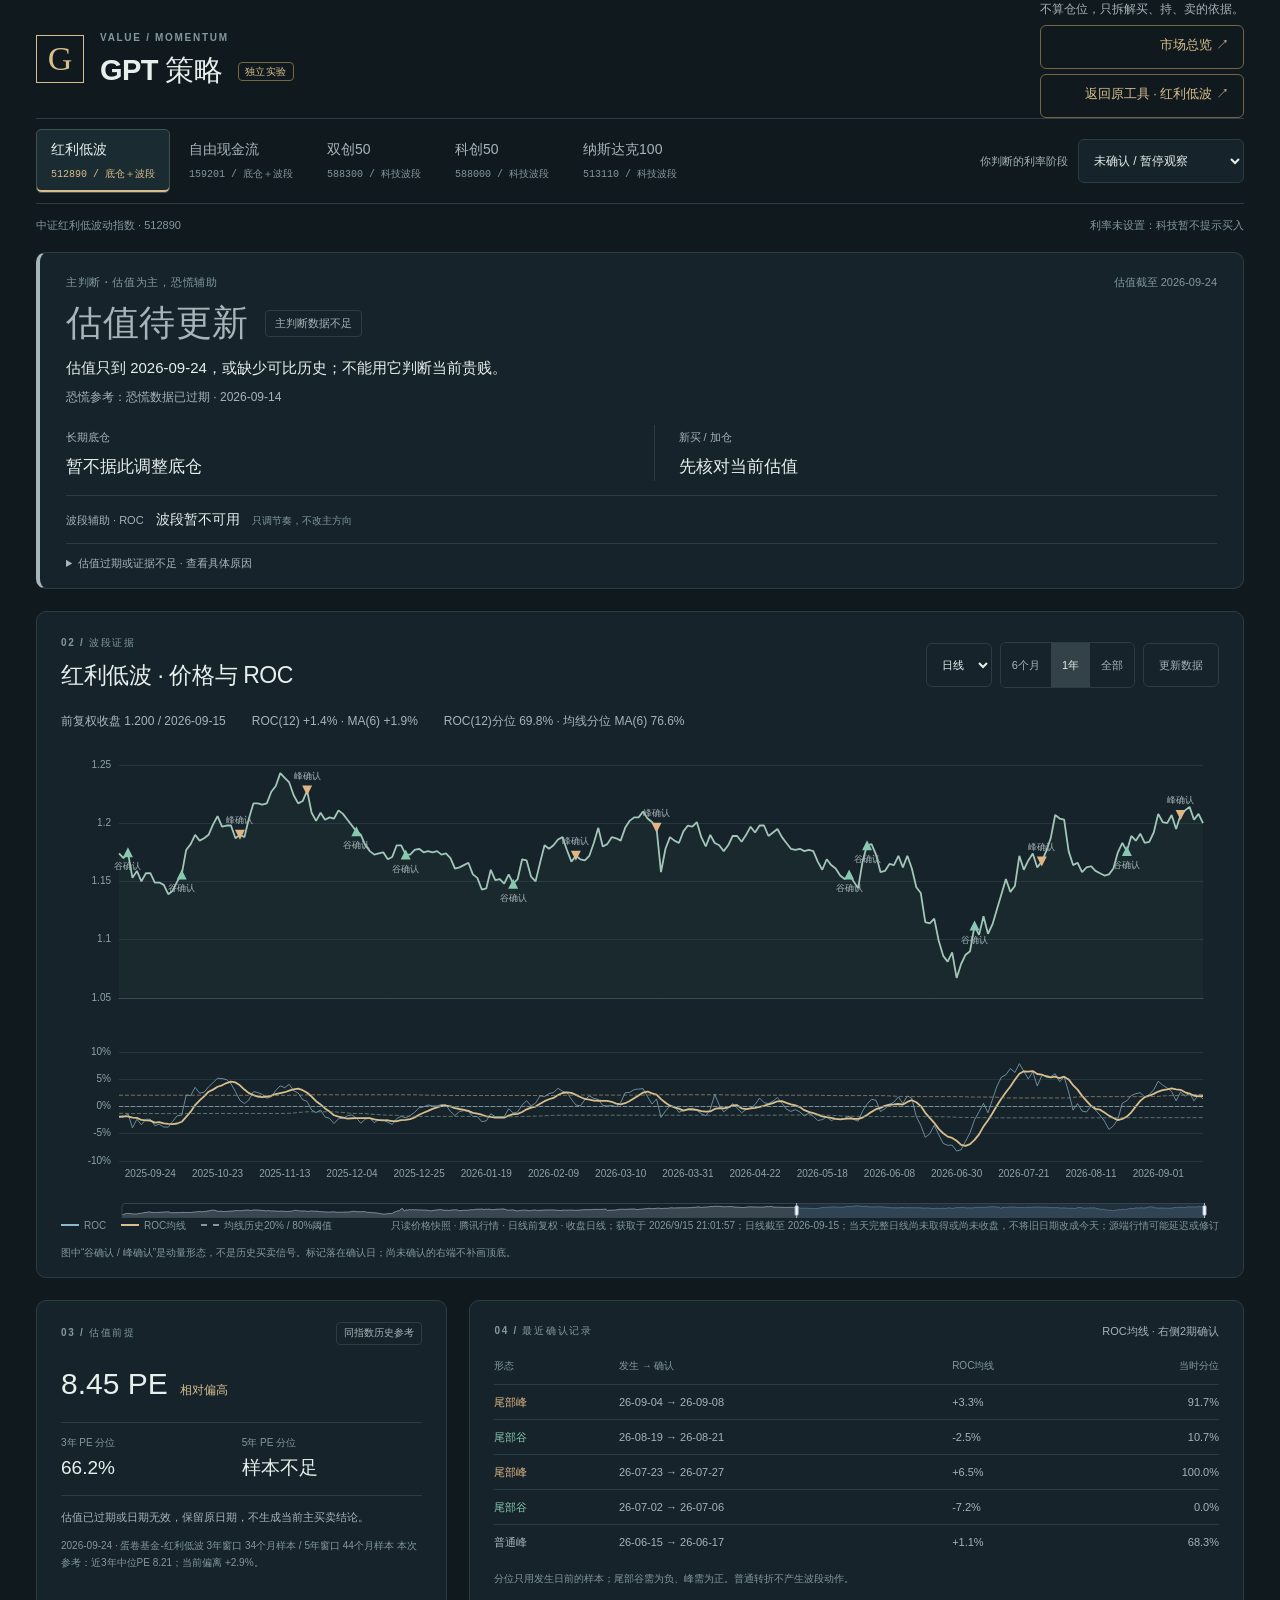
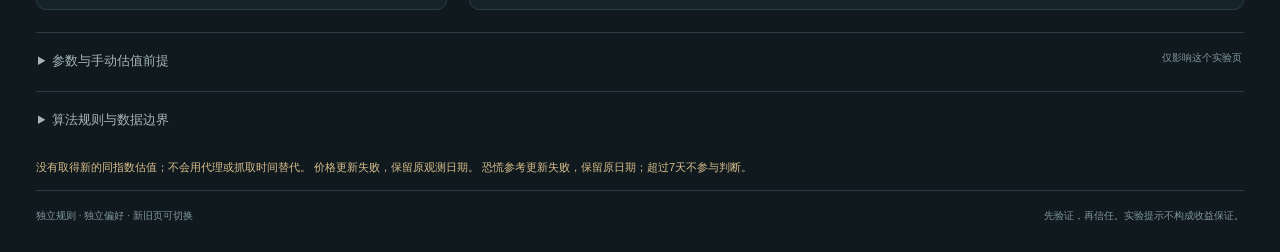
<file: gpt-strategy.html>
<!doctype html>
<html lang="zh-CN">
<head>
    <meta charset="utf-8">
    <meta name="viewport" content="width=device-width, initial-scale=1">
    <meta name="color-scheme" content="dark">
    <title>GPT 策略 · 估值与 ROC 实验页</title>
    <link rel="stylesheet" href="css/gpt-strategy.css?v=20260923a">
    <link rel="stylesheet" href="css/price-roc.css?v=20260915d">
    <script defer src="lib/echarts.min.js"></script>
    <script defer src="js/data-quality.js?v=20260917b"></script>
    <script defer src="js/gpt-strategy-engine.js?v=20260923a"></script>
    <script defer src="js/gpt-strategy-data.js?v=20260923a"></script>
    <script defer src="js/etf-config.js?v=20260915a"></script>
    <script defer src="js/strategy-navigation.js?v=20260915d"></script>
    <script defer src="js/price-roc-chart.js?v=20260923a"></script>
    <script defer src="js/gpt-strategy-app.js?v=20260923a"></script>
</head>
<body>
    <a class="skip-link" href="#decision">跳到策略结论</a>
    <div class="shell">
        <header class="page-header">
            <div class="brand"><span class="brand-mark" aria-hidden="true">G</span><div><span class="eyebrow">VALUE / MOMENTUM</span><h1>GPT 策略 <span class="experiment">独立实验</span></h1></div></div>
            <div class="header-note">不算仓位，只拆解买、持、卖的依据。<a class="strategy-page-switch" href="overview.html">市场总览 ↗</a><a id="btn-original-strategy" class="strategy-page-switch" href="index.html">返回原工具 ↗</a></div>
        </header>

        <section class="workspace-controls" aria-label="标的和环境">
            <nav id="asset-tabs" class="asset-tabs" aria-label="选择标的"></nav>
            <div class="environment"><label for="regime">你判断的利率阶段</label><select id="regime"><option value="unknown">未确认 / 暂停观察</option><option value="tightening">加息阶段</option><option value="easing">降息阶段</option></select></div>
        </section>
        <div class="context-line"><span id="asset-context">读取标的…</span><span id="regime-note">降息只解除科技准入限制，不自动产生买点。</span></div>

        <p id="return-context-note" class="strategy-return-note" hidden></p>
        <main>
            <section id="decision" class="decision-panel" aria-labelledby="decision-title" aria-live="polite" aria-busy="true">
                <div class="decision-topline"><span class="eyebrow">主判断 · 估值为主，恐慌辅助</span><span id="decision-asof">正在读取估值</span></div>
                <div class="decision-heading"><h2 id="decision-title">读取中</h2><span id="decision-scope" class="scope-tag">尚无结论</span></div>
                <p id="decision-reason" class="decision-reason">正在读取这个标的的PE与历史分位。</p>
                <p id="sentiment-summary" class="sentiment-summary">恐慌参考读取中</p>
                <div class="decision-actions"><div><span id="hold-label" class="action-label">长期底仓</span><strong id="hold-action">—</strong></div><div><span id="buy-label" class="action-label">新买 / 加仓</span><strong id="buy-action">—</strong></div></div>
                <div class="tactical-hint"><span>波段辅助 · ROC</span><strong id="tactical-title">等待数据</strong><span class="tactical-boundary">只调节奏，不改主方向</span></div>
                <details id="decision-details" class="decision-details"><summary id="decision-caveat">数据说明</summary><div><p id="decision-limitation"></p><p id="sentiment-detail"></p><p id="sentiment-effect"></p><p id="tactical-detail"></p><p id="decision-next"></p><p id="premise">参考信号，未验证收益优势。</p></div></details>
            </section>

            <section class="chart-panel" aria-labelledby="chart-title">
                <div class="chart-header"><div><span class="eyebrow">02 / 波段证据</span><h2 id="chart-title">价格与 ROC</h2></div><div class="chart-controls"><label for="timeframe" class="sr-only">K线周期</label><select id="timeframe"><option value="day">日线</option><option value="week">周线</option></select><div class="ranges" role="group" aria-label="显示范围"><button data-range="6" type="button">6个月</button><button data-range="12" type="button" aria-pressed="true">1年</button><button data-range="all" type="button">全部</button></div><button id="refresh" type="button" class="button-quiet">更新数据</button></div></div>
                <div class="chart-readout"><span id="price-readout">价格 —</span><span id="roc-readout">ROC —</span><span id="rank-readout">动量历史位置 —</span></div>
                <div id="strategy-chart" role="img" aria-label="前复权价格与ROC双图，转折标记位于确认日"></div>
                <div id="chart-empty" class="empty-state" hidden>暂无真实价格数据。请尝试更新；页面不会生成模拟行情。</div>
                <div class="chart-footer"><span><i class="legend-line roc"></i>ROC <i class="legend-line average"></i>ROC均线 <i class="legend-line band"></i>均线历史20% / 80%阈值</span><span id="price-source">刷新获取最新行情；未完成K线单独标注暂估</span></div>
                <p class="chart-disclaimer">图中“谷确认 / 峰确认”是动量形态，不是历史买卖信号。标记落在确认日；尚未确认的右端不补画顶底。</p>
            </section>

            <section class="evidence-grid" aria-label="估值与转折证据">
                <div class="valuation-panel"><div class="section-heading"><span class="eyebrow">03 / 估值前提</span><span id="valuation-mode" class="small-tag">历史参考</span></div><div class="valuation-headline"><strong id="pe-value">—</strong><span id="valuation-band">读取估值</span></div><div class="reference-ranks"><div><span>3年 PE 分位</span><strong id="rank-3y">—</strong></div><div><span>5年 PE 分位</span><strong id="rank-5y">—</strong></div></div><p id="valuation-note" class="muted">估值与动量不合成总分。PE分位越低，相对历史越便宜。</p><p id="valuation-source" class="source-text"></p></div>
                <div class="turn-panel"><div class="section-heading"><span class="eyebrow">04 / 最近确认记录</span><span id="turn-definition" class="muted">以ROC均线判定</span></div><div class="table-scroll"><table><thead><tr><th>形态</th><th>发生 → 确认</th><th>ROC均线</th><th>当时分位</th></tr></thead><tbody id="turn-rows"><tr><td colspan="4">等待价格数据</td></tr></tbody></table></div><p class="source-text">分位只用发生日前的样本；尾部谷需为负、峰需为正。普通转折不产生波段动作。</p></div>
            </section>

            <details class="settings-panel" id="settings-panel">
                <summary>参数与手动估值前提 <span>仅影响这个实验页</span></summary>
                <div class="settings-grid">
                    <form id="roc-form"><h3>ROC参数</h3><div class="form-fields"><label>ROC周期 N<input id="roc-length" name="length" type="number" min="2" max="120" step="1" value="12" required></label><label>均线周期 M<input id="roc-smoothing" name="smoothing" type="number" min="1" max="30" step="1" value="6" required></label><label>右侧确认周期<input id="roc-confirmation" name="confirmation" type="number" min="1" max="5" step="1" value="2" required></label></div><p class="muted">日线按交易日，周线按完整周。极值左右各比较确认周期数；确认越多越滞后。默认12 / 6 / 2未做最优参数搜索。</p><button type="submit" class="button-primary">应用参数</button></form>
                    <form id="valuation-form"><h3>我已自行核对估值</h3><p class="muted">双创不借用创业板估值；缺少可比历史时可填写自己的判断。保存后会明确标注“你的前提”，30天后失效。</p><div class="form-fields manual-fields"><label>当前区间<select id="manual-band" required><option value="">选择已核对的区间</option><option value="low">历史相对低位</option><option value="fair">合理区间</option><option value="elevated">偏高，但未明显透支</option><option value="rich">明显偏高 / 可能透支</option></select></label><label>观测日期<input id="manual-date" type="date" required></label></div><label>核对依据<input id="manual-reason" type="text" maxlength="160" placeholder="例如：同指数PE、所用历史区间与来源" required></label><div class="form-buttons"><button type="submit" class="button-primary">保存此前提</button><button id="clear-manual" type="button" class="button-quiet">恢复数据判断</button></div></form>
                </div>
            </details>

            <details class="method-panel"><summary>算法规则与数据边界</summary><div class="method-content">
                <div><h3>估值决定主方向，ROC只调节奏</h3><p>主判断先看当前PE、历史分位，再参考匹配市场的恐慌情况。低估可分批买入；合理估值以持有为主；偏贵先暂停加仓；明显高估才提示分批减仓。ROC无论是波峰、波谷、继续下跌还是暂时缺失，都不能独自改写主方向。</p><p>红利低波与自由现金流按长期底仓＋机动仓理解。科技新买仍服从你手动选择的利率阶段，但不再要求ROC先见底。利率阶段不代表未来盈利保证，也不会强制已有持仓清仓。</p><h3>有限的情绪修正</h3><p>低估遇到恐慌，增强分批投入意愿，而不是一次买满；红利类合理估值叠加较强压力可提示小幅加仓；科技仍优先等低估。估值偏贵时，恐慌不能把它变成买点。缺失或过期情绪不当作中性，也不清空估值判断。</p></div>
                <div><h3>PE历史如何影响结论</h3><p>同指数历史按月等权，排除本月、估算及代理记录。3年或5年窗口覆盖至少80%的月份才计算分位；5年优先、3年辅助。只有一个窗口足够时使用单窗口参考。窗口分歧向持有方向保守处理；一个判断便宜、另一个判断偏贵时不下单边结论。</p><p>实验边界：PE分位≤20%为相对低位，20%–60%为合理，60%–90%为偏高。减仓须同时达到≥90%分位和相对参考中位PE高出至少20%，且另一个有效窗口不反对高估判断。这个幅度缓冲是显式假设，避免仅因狭窄区间内分位高就卖出，不是内在价值模型。</p><p>没有本地完整窗口时，同指数服务商分位可作注明来源的有限参考，不冒充本地3年或5年结果，也不据此确认明显透支。人工估值是独立覆盖：你选“明显偏高 / 可能透支”并填写日期和依据后，将按你的判断提示分批减仓，不再要求本地数值门槛，主标题旁会标明“采用你的估值判断”。人工判断30天后失效。PE与分位不重复加权，不输出虚假的综合胜率。</p></div>
                <div><h3>恐慌参考用什么</h3><p>美股使用Cboe官方VIX日收盘：20以上作为有所恐慌参考，30以上作为较强恐慌参考。VIX来自标普500期权的30天预期波动，不是纳指专属情绪，更不是涨跌方向预测。低VIX不自动等于贪婪。</p><p>A股使用沪深300价格压力代理，不使用单日涨跌家数当恐惧贪婪。先计算20日对数收益样本标准差并年化，再与此前最多756日波动率比较（至少252个有效样本）；同时看当前价格距252日最高收盘的回撤。回撤≥10%且波动分位≥80%为压力偏高；回撤≥15%且分位≥90%为压力很高。回撤与高波动须同时出现，单独普跌或放量上涨不等于恐慌。这是市场压力代理，不能识别所有情绪或行业风险。</p><p>恐慌参考始终用日线，与ROC日/周线参数无关。各市场按当地收盘时区过滤未完成日线。观测超过7天不参与；抓取时间不能代替观测日。跨域更新失败时保留只读快照及原日期。</p></div>
                <div><h3>波段辅助与已知局限</h3><p>ROC =（当前收盘 / N期前收盘 − 1）×100%，转折按M期简单均线判定。日线历史分位回看252期（至少126个样本），周线回看104期（至少52个）。原值分位与均线分位分别比较各自历史，排除当前值，并列计半票；原值分位仅对照，图中虚线、尾部及转折规则仍按均线分位，高分位不等于见顶。低于20%且为负的谷、高于80%且为正的峰，在右侧完成确认后才显示。最近3期且方向仍有效的形态仅用于分批节奏或机动仓做T，不倒画成可预知顶底。</p><p>ETF价格优先使用前复权K线，手动刷新时展示可取得的最新价格及暂估ROC；未完成日线或周线不参与峰谷确认与波段提示。纳指场内价格还受汇率与溢价影响。价格过期仅暂停波段提示；PE过期或身份不明暂停当前估值主判断。历史样本来源与成分变化仍需核验，历史图不是完整策略回测；本页没有可靠的未来盈利预测，不把“相对低估”说成“绝对底部”。</p><p>计算只在浏览器内进行，不读取账户、不给仓位比例、不调用模型、不改原工具评分。所有阈值为透明的实验规则，尚未验证投资收益优势。</p><p>参考：<a href="https://www.cboe.com/tradable_products/vix/" target="_blank" rel="noopener noreferrer">Cboe VIX定义</a> · <a href="https://chartschool.stockcharts.com/table-of-contents/technical-indicators-and-overlays/technical-indicators/rate-of-change-roc-and-momentum" target="_blank" rel="noopener noreferrer">ROC说明</a></p></div>
            </div></details>
            <div id="status-message" class="status-message" role="status" aria-live="polite"></div>
        </main>
        <footer class="page-footer"><span>独立规则 · 独立偏好 · 新旧页可切换</span><span>先验证，再信任。实验提示不构成收益保证。</span></footer>
    </div>
    <noscript><p>需要启用JavaScript才能读取数据和计算ROC；原始工具仍可从 index.html 打开。</p></noscript>
</body>
</html>
</file>
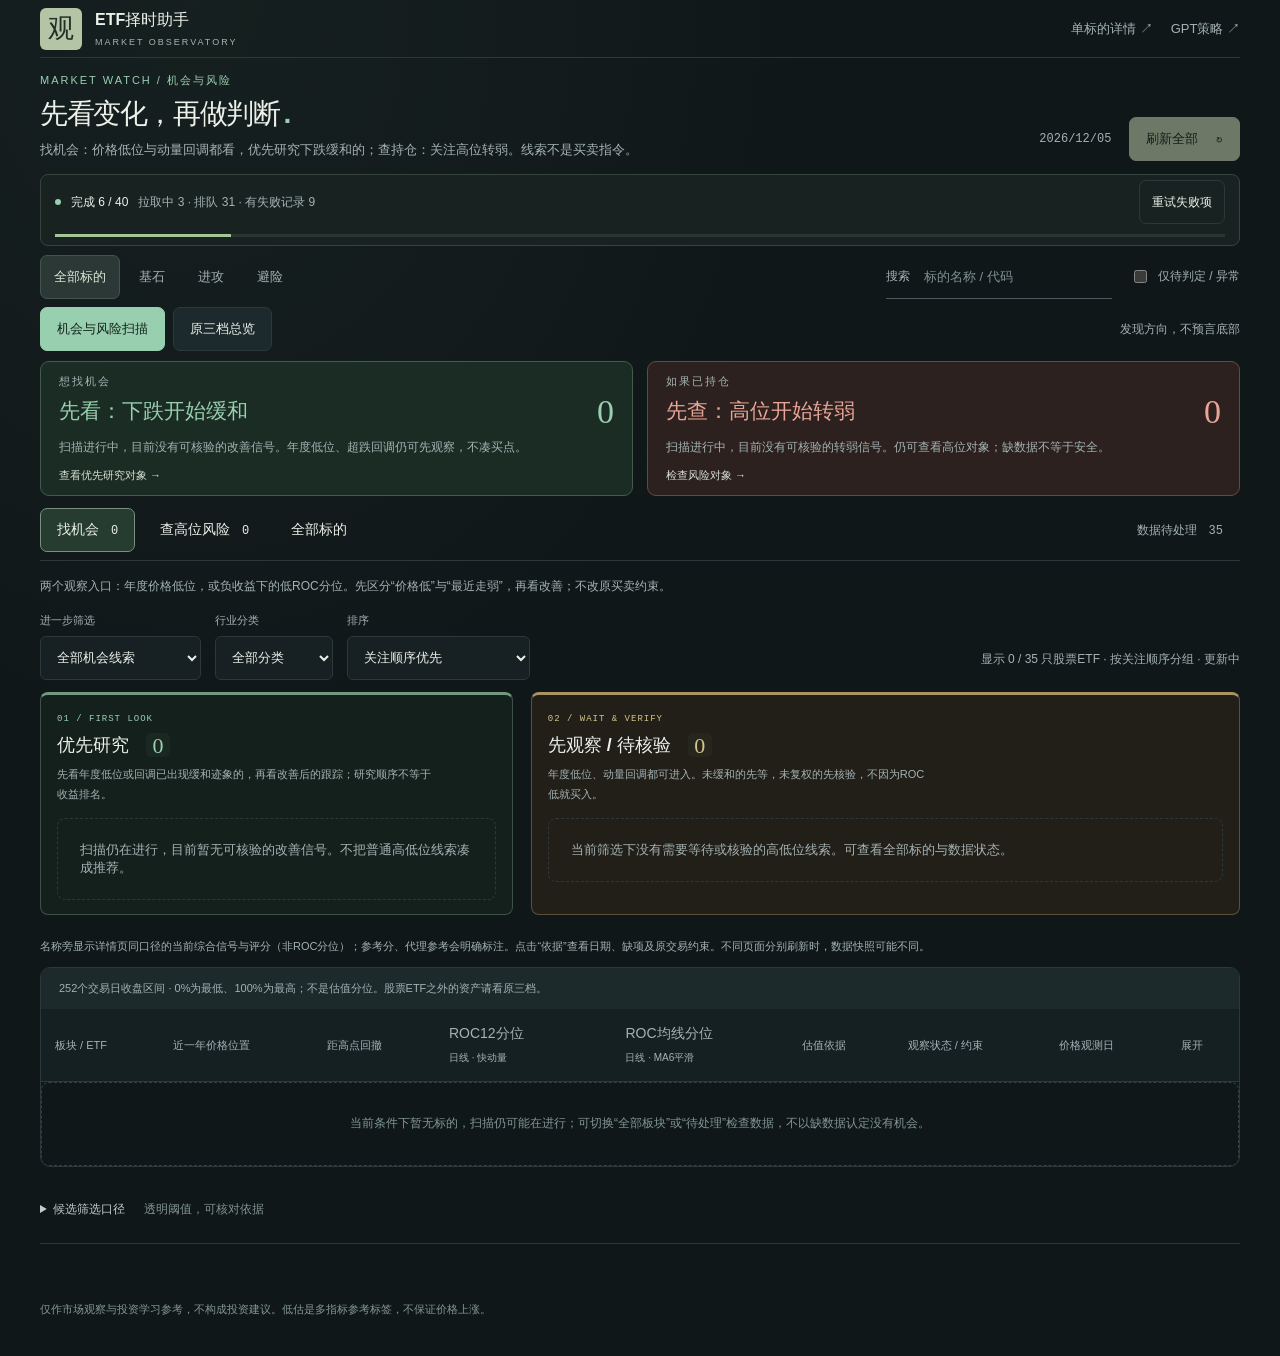
<file: overview.html>
<!doctype html>
<html lang="zh-CN">
<head>
    <meta charset="utf-8">
    <meta name="viewport" content="width=device-width, initial-scale=1">
    <meta name="color-scheme" content="dark">
    <title>市场总览 · ETF择时助手</title>
    <link rel="stylesheet" href="css/overview.css?v=20260923a">
    <script defer src="js/etf-config.js?v=20260921c"></script>
    <script defer src="js/data-quality.js?v=20260917b"></script>
    <script defer src="js/signal.js?v=20260915a"></script>
    <script defer src="js/storage.js?v=20260915a"></script>
    <script defer src="js/api.js?v=20260921a"></script>
    <script defer src="js/gpt-strategy-engine.js?v=20260923a"></script>
    <script defer src="js/gpt-strategy-data.js?v=20260923a"></script>
    <script defer src="js/bottom-screener.js?v=20260923a"></script>
    <script defer src="js/overview-model.js?v=20260923a"></script>
    <script defer src="js/overview-data.js?v=20260923a"></script>
    <script defer src="js/candidate-view.js?v=20260923a"></script>
    <script defer src="js/overview-app.js?v=20260923a"></script>
</head>
<body data-view="scan">
    <a class="skip" href="#candidate-panel">跳到标的总览</a>
    <div class="shell">
        <header class="topbar">
            <a class="brand" href="index.html"><span class="brand-mark" aria-hidden="true">观</span><span>ETF择时助手<small>MARKET OBSERVATORY</small></span></a>
            <nav aria-label="工具导航"><a href="index.html">单标的详情 ↗</a><a href="gpt-strategy.html">GPT策略 ↗</a></nav>
        </header>
        <section class="intro" aria-labelledby="page-title">
            <div><p class="eyebrow">MARKET WATCH / 机会与风险</p><h1 id="page-title">先看变化，再做判断<span class="title-dot">.</span></h1><p class="intro-note">找机会：价格低位与动量回调都看，优先研究下跌缓和的；查持仓：关注高位转弱。线索不是买卖指令。</p></div>
            <div class="intro-actions"><span id="clock" class="clock"></span><button id="refresh-all" type="button" class="primary">刷新全部 <span aria-hidden="true">↻</span></button></div>
        </section>
        <section class="refresh-strip" aria-label="刷新进度">
            <div class="progress-head"><span class="live-dot" aria-hidden="true"></span><strong id="progress-text" role="status" aria-live="polite">准备异步刷新</strong><span id="progress-detail">每个标的独立返回，不阻塞页面</span><button id="retry-failed" type="button" disabled>重试失败项</button></div>
            <progress id="progress" max="1" value="0" aria-label="已完成标的数"></progress>
        </section>
        <div class="controls">
            <div class="filters" role="group" aria-label="标的分组"><button type="button" data-group="all" aria-pressed="true">全部标的</button><button type="button" data-group="FORTRESS" aria-pressed="false">基石</button><button type="button" data-group="ATTACK" aria-pressed="false">进攻</button><button type="button" data-group="HEDGE" aria-pressed="false">避险</button></div>
            <label class="search"><span>搜索</span><input id="search" type="search" placeholder="标的名称 / 代码" autocomplete="off"></label>
            <label class="errors-only"><input type="checkbox" id="issues-only"> 仅待判定 / 异常</label>
        </div>
        <details class="rules"><summary>归类规则与口径 <span>可展开核对，不是交易指令</span></summary><div class="rules-content">
            <p><strong>ROC优先约束：</strong>继续使用确认日线（或已保存周线参数）的ROC均线历史分位，新增ROC原值分位只供对照。均线分位 ≥80% 不买入、不加仓；≤20% 不卖出、不减仓。即使综合信号绿色，也不能突破“不买”约束；即使信号红色，也不能突破“不卖”约束。边界按原始分位数判断，不按显示的四舍五入值判断。</p>
            <p><strong>低估 / 买入观察：</strong>综合信号绿色，且可用PE不在均上；或者ROC ≤20%、PE均下且无红灯。两者都必须通过“不买”约束。<strong>风险 / 减仓观察：</strong>综合信号红色；或者ROC ≥80%、PE均上且无绿灯。两者都必须通过“不卖”约束。</p>
            <p><strong>正常 / 继续观察：</strong>未形成方向、指标分歧，或被ROC约束暂缓。被ROC阻止买卖时，原来的估值或风险依据仍会展示，并不表示风险消失。只有ROC时，只给节奏提醒，不单凭超卖认定低估。</p>
            <p><strong>ROC：</strong><span id="roc-policy">日线ROC(12)、MA(6)，使用此前252期平滑ROC计算当前历史分位，至少126期样本，20%和80%包含在约束内。</span>未复权日线的ROC保留参考标记，需核对分红除权影响，不生成峰谷交易提示。</p>
            <p><strong>综合信号：</strong>复用详情评分，绿色偏低、黄色中性、橙色至红色偏高；参考信号继续标注“参考”，不修改原评分。<strong>历史PE可选：</strong>与详情PE图同口径；少于5个月、接口失败后无有效记录、过期或不适用时显示“已忽略”，不要求补齐三项。PE被忽略后按ROC与综合信号判断；若综合信号也缺失，按ROC作正常节奏观察，不虚构信号。</p>
            <p>ROC不可用时暂缓买卖方向判断，不用PE或红绿灯替代ROC约束。数据错误与档位分开显示，每项保留真实观测日；“买入观察 / 减仓观察”不是自动交易指令。所有标的异步刷新，失败才回退，最多3个标的并发，支持独立重试。</p>
        </div></details>
        <div class="view-switch" role="group" aria-label="总览视图">
            <button type="button" data-view="scan" aria-pressed="true">机会与风险扫描</button><button type="button" data-view="tiers" aria-pressed="false">原三档总览</button>
            <span>发现方向，不预言底部</span>
        </div>
        <section id="candidate-panel" tabindex="-1" aria-label="机会与高位风险扫描" data-mode="low">
            <div class="decision-brief" aria-label="先看什么，统计当前搜索与行业范围">
                <button type="button" class="brief-opportunity" data-scan-filter="opportunities"><span class="brief-kicker">想找机会</span><strong>先看：下跌开始缓和 <b id="scan-opportunity">0</b></strong><small id="opportunity-summary">等待价格返回，不用跌幅代替改善信号。</small><span class="brief-link">查看优先研究对象 →</span></button>
                <button type="button" class="brief-risk" data-scan-filter="risk-alerts"><span class="brief-kicker">如果已持仓</span><strong>先查：高位开始转弱 <b id="scan-alerts">0</b></strong><small id="risk-summary">等待价格返回，预警不等于立即卖出。</small><span class="brief-link">检查风险对象 →</span></button>
            </div>
            <div class="scan-modes" role="group" aria-label="扫描方向">
                <button type="button" data-mode="low" aria-pressed="true">找机会 <span id="scan-low-total">0</span></button>
                <button type="button" data-mode="high" aria-pressed="false">查高位风险 <span id="scan-high-total">0</span></button>
                <button type="button" data-mode="all" aria-pressed="false">全部标的</button>
                <button type="button" class="scan-problems" data-scan-filter="pending">数据待处理 <span id="scan-pending">0</span></button>
            </div>
            <p class="watch-intro" id="attention-guide">关注顺序：先研究开始改善的，再观察只是跌得低的；数据待核验的仅作线索。这里排的是研究顺序，不是买入顺序。</p>
            <div class="candidate-toolbar">
                <label>进一步筛选<select id="candidate-filter"><option value="opportunity-watch" selected>全部机会线索</option><option value="low-watch">仅年度价格低位</option><option value="correction-watch">仅超跌回调</option><option value="correction-improving">回调开始缓和</option><option value="correction-references">回调线索·待核验</option><option value="opportunities">优先研究</option><option value="improving">低位开始改善</option><option value="rebound">反弹跟踪</option><option value="falling">低位仍需等待</option><option value="references">低位线索·待核验</option><option value="high-watch">全部高位</option><option value="risk-alerts">优先检查风险</option><option value="weakening">高位开始转弱</option><option value="pullback">转弱后继续回落</option><option value="high">高位尚未转弱</option><option value="high-references">高位线索·待核验</option><option value="favorites">我的关注</option><option value="all">全部板块</option><option value="supported">有估值支持</option><option value="pending">数据待处理</option></select></label>
                <label>行业分类<select id="candidate-family"><option value="all">全部分类</option></select></label>
                <label>排序<select id="candidate-sort"><option value="priority">关注顺序优先</option><option value="position">价格位置由低到高</option><option value="position-desc">价格位置由高到低</option><option value="drawdown">距高点回撤由大到小</option></select></label>
                <span id="candidate-count" role="status">等待价格返回</span>
            </div>
            <div class="watch-sections">
                <section class="watch-section" aria-labelledby="confirmed-title">
                    <header class="shortlist-heading"><div><span class="watch-kicker">01 / FIRST LOOK</span><h2 id="confirmed-title"><span id="priority-title">优先研究</span> <b id="confirmed-count">0</b></h2><p id="priority-note">不只跌得低，而且已经出现改善迹象；不是买入指令。</p></div><button type="button" id="confirmed-more" aria-controls="candidate-shortlist" aria-expanded="false" hidden>查看全部</button></header>
                    <div id="candidate-shortlist" class="candidate-shortlist"></div>
                </section>
                <section class="watch-section watch-reference" aria-labelledby="reference-title">
                    <header class="shortlist-heading"><div><span class="watch-kicker">02 / WAIT &amp; VERIFY</span><h2 id="reference-title">先观察 / 待核验 <b id="reference-count">0</b></h2><p id="observe-note">只是跌得低的，先等；未复权的，有线索但先核验。不要直接当成买点。</p></div><button type="button" id="reference-more" aria-controls="reference-shortlist" aria-expanded="false" hidden>查看全部</button></header>
                    <div id="reference-shortlist" class="candidate-shortlist"></div>
                </section>
            </div>
            <p id="favorite-note" class="candidate-meta" role="status"></p>
            <p class="table-guide">名称旁显示详情页同口径的当前综合信号与评分（非ROC分位）；参考分、代理参考会明确标注。点击“依据”查看日期、缺项及原交易约束。不同页面分别刷新时，数据快照可能不同。</p>
            <div class="candidate-table-wrap" role="region" aria-label="股票ETF候选表，可横向滚动" tabindex="0">
                <table class="candidate-table"><caption>252个交易日收盘区间 · 0%为最低、100%为最高；不是估值分位。股票ETF之外的资产请看原三档。</caption>
                    <thead><tr><th scope="col">板块 / ETF</th><th scope="col">近一年价格位置</th><th scope="col">距高点回撤</th><th scope="col" class="roc-rank-cell">ROC12分位<small>日线 · 快动量</small></th><th scope="col" class="roc-rank-cell smooth-rank">ROC均线分位<small>日线 · MA6平滑</small></th><th scope="col">估值依据</th><th scope="col">观察状态 / 约束</th><th scope="col">价格观测日</th><th scope="col">展开</th></tr></thead><tbody id="candidate-rows"></tbody>
                </table>
                <p id="candidate-empty" class="empty" hidden>当前条件下没有标的</p>
            </div>
            <details class="rules scan-rules"><summary>候选筛选口径 <span>透明阈值，可核对依据</span></summary><div class="rules-content">
                <p><strong>价格低位区：</strong>前复权收盘在最近252个交易日高低区间中的位置 ≤20%；或距区间最高收盘回撤 ≥25% 且区间位置 ≤40%。价格位置不是历史分位，回撤不是最大回撤；至少252个样本且窗口跨度不超过400个自然日。这些是观察阈值，未经收益优化，不是买点承诺。</p>
                <p><strong>超跌回调入口：</strong>日线ROC(12)与其MA(6)均为负，且平滑ROC在自身历史中的分位 ≤20%，进入动量回调观察；不要求年度价格位置低，也不要求统一跌幅。负收益条件避免把“上涨变慢”误当超跌。至少144个完整日线，最近144个样本跨度不超过240个自然日；不依赖252日年度窗口。这里的“超跌”只是动量偏弱标签，不代表价格低估。</p>
                <p><strong>回调改善与跟踪：</strong>当前或此前5个交易日出现上述回调条件，且平滑ROC连续两期回升且收盘不低于前日、高于此前5日最低收盘时，列为回调开始缓和。连续满足只记录首次确认，最多跟踪20个交易日，当前收盘不低于确认日才保留后续跟踪；跌破确认日且不再满足回调条件则退出。所有事件仅用当时及此前数据，不回溯最低点；未复权只显示当前回调线索，不确认改善或跟踪。</p>
                <p><strong>ROC独立展示：</strong>与详情页使用同一计算引擎，表格固定为日线ROC(12)、MA(6)，相同价格与参数下分位一致。蓝色ROC12分位比较未平滑ROC原值，金色均线分位比较MA(6)；各自对比此前最多252期同口径值，排除当前值、至少126个有效样本，并列值计半票。原值分位至少139条日线、均线分位至少144条；不必等到价格窗口满252日。原值分位仅作快动量对照，不改变原均线筛选或买卖约束；手动刷新优先请求最新行情，当天尚未收盘时展示暂估价格与ROC，并保留确认值及日期。候选、年度位置、回撤和交易约束仍按完整日线判定，不用暂估值冒充确认。未复权仍展示数值并标注参考；过期显示原日期历史值，不参与当前候选。缺样本或无价格时直接注明原因。</p>
                <p><strong>低位改善：</strong>位于低位区，固定日线ROC(12)、MA(6)连续两期回升，最新收盘不低于前日且高于此前5日最低收盘；否则为低位未稳。扫描统一用日线，买卖约束仍读取原工具保存的ROC参数，可能是周线，两者不同不互相替代。</p>
                <p><strong>反弹跟踪：</strong>最近20个交易日曾在低位满足改善条件，现在离开低位区且高于改善确认日收盘；以确认日计算变化，不从事后最低点计算收益。条件从历史逐日计算，不表示本工具在当时实际发出了提醒。</p>
                <p><strong>高位预警：</strong>价格位于近252个交易日收盘区间的上部20%（价格位置 ≥80%）时列入高位观察，这不是ROC分位 ≥80%。平滑ROC连续两期下降，且收盘不高于前日、低于此前5日最高收盘时标为“高位开始转弱”。最近20个交易日曾满足高位转弱、当前已离开高位区且低于转弱确认日收盘时，列为“转弱后继续回落”；从确认日计算变化，不从事后最高点计算。阈值用于观察，未经收益优化。</p>
                <p><strong>先看什么：</strong>找机会使用“年度价格低位”和“动量超跌回调”的并集，同一ETF只计一次、保留全部触发理由。优先研究低位或回调已开始缓和的，再看改善后跟踪；回调但未缓和的先观察，未复权的只作线索。年度位置不足但ROC历史合格时仍可观察回调，位置显示未知；过期、身份错误或动量样本不足不能借新入口绕过核验。高位预警独立保留，两侧可同时出现，不能把回调认定成低价或把预警认定成卖出。</p>
                <p><strong>数据小标签：</strong>“前复权”只说明价格口径，不是确认底部或顶部。原始日线满足高低位条件时，显示线索及未复权参考，不确认改善或转弱。PE支持不能提升价格可信度。原ROC约束不变：≥80%不买，不是必须卖；≤20%不卖，不是应该买。预警仅在页面打开、刷新后展示，不是后台监控或消息推送，也不会自动交易。</p>
                <p><strong>摘要与排序：</strong>每区默认显示前6个方向，可展开全部；仅按已知跟踪指数代码合并重复产品，不按行业大类去重，未知指数代码不猜测合并。完整表格保留所有产品。列表先显示优先研究或检查的，再显示需等待、需核验的；可在各级内按价格位置或回撤排序。顶部统计当前搜索、行业及分组范围，改善数包含反弹跟踪，转弱数包含回落跟踪，两侧是不同目的，不应相加当作唯一标的数。</p>
                <p><strong>估值与可信度：</strong>只对已核验、非代理、非参考的自身历史PE均下加“支持”标签，并非独立买入信号，也不代表历史低分位；估值支持不改变价格可信度分级。金融与周期板块需另查PB、ROE与正常化盈利。缺估值仍可扫描价格；失败回退保留原日期，明确标注。名单不声称完成流动性、规模和折溢价筛查，交易前需另行核对。</p>
            </div></details>
        </section>
        <main id="board" class="board" aria-label="三档总览" hidden>
            <section class="lane low" aria-labelledby="low-title"><header class="lane-head"><div><span class="lane-kicker">VALUE WATCH</span><h2 id="low-title"><i></i>低估 <b id="count-low">0</b></h2><p>买入观察 · ROC高位不买</p></div><span class="lane-symbol" aria-hidden="true">↓</span></header><div class="lane-cards" id="lane-low"></div><p class="empty" id="empty-low">暂未发现满足条件的标的</p></section>
            <section class="lane risk" aria-labelledby="risk-title"><header class="lane-head"><div><span class="lane-kicker">RISK WATCH</span><h2 id="risk-title"><i></i>风险 <b id="count-risk">0</b></h2><p>减仓观察 · ROC低位不卖</p></div><span class="lane-symbol" aria-hidden="true">↑</span></header><div class="lane-cards" id="lane-risk"></div><p class="empty" id="empty-risk">暂未发现满足条件的标的</p></section>
            <section class="lane normal" aria-labelledby="normal-title"><header class="lane-head"><div><span class="lane-kicker">BALANCED WATCH</span><h2 id="normal-title"><i></i>正常 <b id="count-normal">0</b></h2><p>继续观察 / ROC暂缓买卖，不等于无风险</p></div><span class="lane-symbol" aria-hidden="true">→</span></header><div class="lane-cards" id="lane-normal"></div><p class="empty" id="empty-normal">等待有效数据完成归档</p></section>
        </main>
        <section class="pending-section" aria-labelledby="pending-title"><header><div><h2 id="pending-title">待判定 <b id="count-pending">0</b></h2><p>正在加载或ROC不可用时暂缓方向判断；仅历史PE缺失不会进入这里。</p></div><span id="visible-count"></span></header><div id="lane-pending" class="pending-grid"></div><p class="empty" id="empty-pending">当前筛选下没有待判定标的</p></section>
        <footer>仅作市场观察与投资学习参考，不构成投资建议。低估是多指标参考标签，不保证价格上涨。</footer>
    </div>
    <noscript>请启用JavaScript以异步获取标的数据；也可返回单标的详情。</noscript>
</body>
</html>
</file>
<file: css/gpt-strategy.css>
@charset "UTF-8";
:root {
    color-scheme: dark;
    --bg: #10191e;
    --surface: #16232a;
    --raised: #1b2b32;
    --line: #2b3d44;
    --ink: #e7efed;
    --muted: #a5b5b9;
    --dim: #82989f;
    --gold: #d7be8c;
    --green: #87c9af;
    --blue: #8eb7cd;
    --amber: #deb686;
    --radius: 10px;
    font-family: "Avenir Next", "PingFang SC", "Microsoft YaHei", sans-serif;
    font-synthesis: none;
    font-size: 14px;
}
* { box-sizing: border-box; }
body { margin: 0; background: var(--bg); color: var(--ink); line-height: 1.65; }
a { color: var(--gold); text-decoration: none; }
a:hover { text-decoration: underline; }
button, input, select { font: inherit; }
button, select, summary { cursor: pointer; }
button, input, select { min-height: 44px; border: 1px solid var(--line); border-radius: 6px; color: var(--ink); background: var(--surface); }
button { padding: 8px 15px; transition: background .15s, border-color .15s; }
button:hover { background: var(--raised); border-color: var(--dim); }
button:disabled { opacity: .6; cursor: wait; }
input, select { padding: 8px 11px; max-width: 100%; }
:focus-visible { outline: 2px solid var(--gold); outline-offset: 4px; }
h1, h2, h3, p { margin: 0; }
h1 { font-size: 29px; letter-spacing: -.6px; font-weight: 600; line-height: 1.25; }
h2 { font-size: 23px; font-weight: 500; letter-spacing: -.4px; }
h3 { font-size: 17px; font-weight: 600; }
.shell { width: min(1400px, calc(100% - 72px)); margin: 0 auto; }
.page-header { min-height: 112px; display: flex; align-items: center; justify-content: space-between; gap: 24px; }
.brand { display: flex; gap: 16px; align-items: center; }
.brand-mark { width: 48px; height: 48px; display: grid; place-items: center; border: 1px solid var(--gold); color: var(--gold); font-family: "Baskerville", "Times New Roman", serif; font-size: 34px; line-height: 1; }
.eyebrow { display: block; font-size: 10px; font-weight: 600; letter-spacing: 1.7px; color: var(--dim); margin-bottom: 6px; }
.experiment { vertical-align: middle; font-size: 10px; color: var(--gold); border: 1px solid #746745; border-radius: 4px; padding: 3px 6px; font-weight: 400; letter-spacing: .5px; margin-left: 8px; }
.header-note { color: var(--muted); font-size: 12px; text-align: right; }
.header-note a { display: block; margin-top: 5px; }
.workspace-controls { border-top: 1px solid var(--line); border-bottom: 1px solid var(--line); display: flex; align-items: stretch; justify-content: space-between; gap: 16px; }
.asset-tabs { display: flex; gap: 4px; overflow-x: auto; scrollbar-width: thin; padding: 10px 0; }
.asset-tab { flex: 0 0 auto; border: 1px solid transparent; background: transparent; border-radius: 5px; text-align: left; min-width: 105px; padding: 8px 14px; color: var(--muted); }
.asset-tab strong { display: block; font-weight: 500; font-size: 14px; }
.asset-tab span { font-size: 10px; font-family: "SFMono-Regular", "Menlo", monospace; color: var(--dim); }
.asset-tab[aria-pressed="true"] { background: var(--raised); border-color: #41534e; color: var(--ink); box-shadow: inset 0 -2px var(--gold); }
.asset-tab[aria-pressed="true"] span { color: var(--gold); }
.environment { display: flex; align-items: center; gap: 10px; flex: 0 0 auto; }
.environment label { color: var(--muted); font-size: 11px; }
.environment select { min-width: 166px; font-size: 12px; }
.context-line { display: flex; justify-content: space-between; gap: 16px; color: var(--dim); font-size: 11px; padding: 12px 0 18px; }
.decision-panel { --signal-color: var(--gold); border: 1px solid var(--line); border-left: 4px solid var(--signal-color); background: var(--surface); border-radius: var(--radius); padding: 20px 26px 0; margin-bottom: 22px; }
.decision-panel[data-tone="positive"] { --signal-color: var(--green); }
.decision-panel[data-tone="caution"] { --signal-color: #efb080; }
.decision-panel[data-tone="muted"] { --signal-color: var(--muted); }
.decision-topline { display: flex; align-items: center; justify-content: space-between; gap: 12px; font-size: 11px; color: var(--dim); }
.decision-topline .eyebrow { margin: 0; font-size: 11px; letter-spacing: .7px; }
.decision-heading { display: flex; align-items: center; gap: 16px; margin-top: 8px; }
#decision-title { color: var(--signal-color); font-size: 36px; font-weight: 600; line-height: 1.35; letter-spacing: .5px; }
.scope-tag { font-size: 11px; color: var(--muted); border: 1px solid var(--line); padding: 3px 9px; border-radius: 4px; }
.decision-reason { margin-top: 8px; font-size: 15px; color: var(--ink); }
.sentiment-summary { color: var(--muted); font-size: 12px; margin-top: 7px; }
.tactical-hint { display: flex; flex-wrap: wrap; align-items: baseline; gap: 5px 12px; padding: 12px 0; border-top: 1px solid var(--line); color: var(--muted); font-size: 11px; }
.tactical-hint strong { color: var(--ink); font-size: 14px; font-weight: 500; }
.tactical-boundary { color: var(--dim); font-size: 10px; }
.decision-actions { display: grid; grid-template-columns: 1fr 1fr; gap: 24px; margin: 18px 0 14px; }
.decision-actions > div + div { border-left: 1px solid var(--line); padding-left: 24px; }
.action-label { font-size: 11px; color: var(--muted); }
.decision-actions strong { display: block; margin-top: 4px; font-size: 17px; font-weight: 500; }
.decision-details { border-top: 1px solid var(--line); }
.decision-details > summary { padding: 10px 0; min-height: 44px; font-size: 11px; color: var(--muted); }
.decision-details > div { padding: 0 0 15px; color: var(--muted); font-size: 12px; }
.decision-details p + p { margin-top: 8px; }
.chart-panel { position: relative; padding: 23px 24px 16px; border: 1px solid var(--line); border-radius: var(--radius); background: var(--surface); }
.chart-header, .chart-controls { display: flex; align-items: center; justify-content: space-between; gap: 12px; }
.chart-controls { gap: 8px; }
.chart-controls select, .chart-controls button { font-size: 11px; }
.ranges { display: flex; border: 1px solid var(--line); border-radius: 6px; overflow: hidden; }
.ranges button { border: 0; border-radius: 0; padding: 8px 11px; color: var(--muted); }
.ranges button[aria-pressed="true"] { background: #334248; color: var(--ink); }
.chart-readout { display: flex; flex-wrap: wrap; gap: 8px 26px; color: var(--muted); font-size: 12px; margin-top: 17px; min-height: 24px; font-variant-numeric: tabular-nums; }
#strategy-chart { height: 475px; width: 100%; margin-top: 7px; }
.chart-footer { display: flex; justify-content: space-between; gap: 14px; font-size: 10px; color: var(--dim); }
.legend-line { width: 18px; border-top: 2px solid; display: inline-block; margin: 0 5px 3px 12px; }
.legend-line:first-child { margin-left: 0; }
.legend-line.roc { color: var(--blue); }
.legend-line.average { color: var(--gold); }
.legend-line.band { color: var(--dim); border-top-style: dashed; }
.chart-disclaimer { color: var(--dim); font-size: 10px; margin-top: 10px; }
.empty-state { min-height: 150px; display: grid; place-items: center; color: var(--muted); text-align: center; padding: 24px; }
[hidden] { display: none !important; }
.evidence-grid { display: grid; grid-template-columns: minmax(250px, .85fr) minmax(0, 1.6fr); gap: 22px; margin: 22px 0; }
.valuation-panel, .turn-panel { border: 1px solid var(--line); border-radius: var(--radius); padding: 21px 24px; background: var(--surface); min-width: 0; }
.section-heading { display: flex; align-items: center; justify-content: space-between; gap: 8px; }
.section-heading .eyebrow { margin: 0; }
.small-tag { border: 1px solid var(--line); color: var(--muted); border-radius: 4px; padding: 2px 7px; font-size: 10px; }
.valuation-headline { display: flex; align-items: baseline; gap: 12px; margin: 14px 0; }
.valuation-headline strong { font-size: 30px; font-weight: 500; font-variant-numeric: tabular-nums; }
.valuation-headline span { font-size: 12px; color: var(--gold); }
.reference-ranks { display: grid; grid-template-columns: 1fr 1fr; border-block: 1px solid var(--line); padding: 12px 0; margin-bottom: 12px; }
.reference-ranks span { display: block; font-size: 10px; color: var(--dim); }
.reference-ranks strong { font-size: 19px; font-weight: 500; font-variant-numeric: tabular-nums; }
.muted { color: var(--muted); font-size: 11px; }
.source-text { color: var(--dim); font-size: 10px; margin-top: 12px; overflow-wrap: anywhere; }
.table-scroll { overflow-x: auto; margin-top: 12px; }
table { width: 100%; border-collapse: collapse; font-size: 11px; white-space: nowrap; }
th { text-align: left; font-weight: 400; color: var(--dim); font-size: 10px; padding: 6px 10px 9px 0; }
td { padding: 8px 10px 8px 0; border-top: 1px solid var(--line); color: var(--muted); font-variant-numeric: tabular-nums; }
td:last-child, th:last-child { text-align: right; padding-right: 0; }
.tail-trough { color: var(--green); }
.tail-peak { color: var(--amber); }
.settings-panel, .method-panel { border-top: 1px solid var(--line); }
summary { min-height: 58px; padding: 17px 2px; font-size: 13px; color: var(--muted); }
summary span { float: right; font-size: 10px; color: var(--dim); }
.settings-grid { display: grid; grid-template-columns: 1fr 1fr; gap: 40px; padding: 5px 4px 26px; }
.settings-grid h3 { margin-bottom: 13px; }
.settings-grid .muted { margin: 12px 0 18px; }
label { display: block; font-size: 11px; color: var(--muted); }
label input, label select { display: block; width: 100%; margin-top: 6px; }
.form-fields { display: grid; grid-template-columns: repeat(3, 1fr); gap: 12px; }
.manual-fields { grid-template-columns: 1.4fr 1fr; margin-bottom: 12px; }
.form-buttons { display: flex; gap: 10px; margin-top: 16px; }
.button-primary { background: #354a44; color: #e7efe5; border-color: #58675a; font-size: 12px; }
.button-primary:hover { background: #435d54; }
.button-quiet { color: var(--muted); font-size: 12px; }
.method-content { display: grid; grid-template-columns: 1fr 1fr; gap: 22px 40px; padding: 5px 4px 28px; }
.method-content h3 { font-size: 15px; color: var(--ink); margin-bottom: 10px; }
.method-content p { font-size: 12px; color: var(--muted); margin-bottom: 12px; }
.status-message { min-height: 32px; font-size: 11px; color: var(--gold); margin-top: 8px; }
.page-footer { display: flex; justify-content: space-between; gap: 16px; font-size: 10px; color: var(--dim); border-top: 1px solid var(--line); padding: 17px 0 28px; }
.sr-only { position: absolute; width: 1px; height: 1px; padding: 0; margin: -1px; overflow: hidden; clip: rect(0,0,0,0); white-space: nowrap; border: 0; }
.skip-link { position: absolute; top: -100px; left: 12px; background: var(--surface); padding: 12px; z-index: 10; }
.skip-link:focus { top: 10px; }
@media (min-width: 1600px) { #strategy-chart { height: 510px; } }
@media (max-width: 1100px) {
    .shell { width: calc(100% - 40px); }
    .workspace-controls { flex-wrap: wrap; gap: 0; }
    .asset-tabs { flex: 1 1 100%; }
    .environment { padding: 0 0 12px; }
    .context-line { flex-direction: column; gap: 3px; }
    .asset-tab { min-width: 115px; }
    .evidence-grid { grid-template-columns: minmax(250px, .85fr) minmax(0, 1.3fr); }
}
@media (max-width: 700px) {
    .shell { width: calc(100% - 28px); }
    .page-header { min-height: 92px; gap: 12px; }
    .brand { gap: 10px; }
    .brand-mark { width: 38px; height: 42px; font-size: 29px; }
    h1 { font-size: 25px; }
    .header-note { font-size: 0; }
    .header-note a { font-size: 11px; }
    .eyebrow { font-size: 9px; }
    .experiment { font-size: 9px; margin-left: 3px; }
    .asset-tab { min-width: 98px; padding: 7px 11px; }
    .asset-tab strong { font-size: 12px; }
    .environment { width: 100%; justify-content: space-between; }
    .context-line { padding-bottom: 12px; font-size: 10px; }
    .decision-panel { padding: 16px 16px 0; margin-bottom: 14px; }
    .decision-heading { flex-wrap: wrap; gap: 6px 10px; }
    h2 { font-size: 21px; }
    #decision-title { font-size: 31px; }
    .decision-topline { font-size: 10px; }
    .scope-tag { font-size: 10px; padding: 2px 7px; }
    .decision-reason { font-size: 14px; line-height: 1.7; }
    .decision-actions { gap: 12px; margin: 14px 0; }
    .decision-actions > div + div { padding-left: 12px; }
    .decision-actions strong { font-size: 15px; }
    .decision-details > summary { font-size: 10px; }
    .chart-panel { padding: 18px 12px 14px; }
    .chart-header { flex-wrap: wrap; gap: 12px; }
    .chart-controls { width: 100%; justify-content: space-between; gap: 5px; }
    .chart-controls button { padding-inline: 10px; }
    .chart-controls select { padding-inline: 8px; }
    .chart-readout { flex-wrap: wrap; gap: 5px 15px; font-size: 11px; margin-top: 12px; }
    #strategy-chart { height: 425px; }
    .chart-footer { flex-direction: column; gap: 8px; }
    .evidence-grid { grid-template-columns: 1fr; gap: 14px; margin: 14px 0; }
    .valuation-panel, .turn-panel { padding: 18px; }
    .settings-grid, .method-content { grid-template-columns: 1fr; gap: 26px; }
    .page-footer { flex-direction: column; gap: 4px; }
    summary span { display: none; }
}
@media (prefers-reduced-motion: reduce) { * { transition: none !important; scroll-behavior: auto !important; } }
</file>
<file: css/price-roc.css>
.price-roc-panel { scroll-margin-top: 220px; }
.price-roc-panel .card { padding: 24px; }
.price-roc-header { display: flex; justify-content: space-between; align-items: center; flex-wrap: wrap; gap: 16px; }
.price-roc-eyebrow { display: block; color: var(--text-muted, #8da3aa); font-size: 11px; letter-spacing: 1px; margin-bottom: 6px; }
.price-roc-panel h2 { font-size: 21px; color: var(--text-primary, #e7efed); font-weight: 600; margin: 0; }
.price-roc-controls { display: flex; flex-wrap: wrap; align-items: center; gap: 8px; }
.price-roc-panel button, .price-roc-panel select, .price-roc-panel input { font: inherit; font-size: 12px; min-height: 44px; padding: 8px 12px; color: var(--text-primary, #e7efed); background: var(--bg-secondary, #16232a); border: 1px solid var(--border-color, #2b3d44); border-radius: 6px; }
.price-roc-panel button, .price-roc-panel select, .price-roc-panel summary { cursor: pointer; }
.price-roc-panel button:disabled { opacity: .55; cursor: wait; }
.price-roc-panel button:hover { border-color: var(--accent-color, #8eb7cd); }
.price-roc-panel :focus-visible, .strategy-page-switch:focus-visible { outline: 2px solid var(--accent-color, #8eb7cd); outline-offset: 3px; }
.price-roc-ranges { display: flex; border: 1px solid var(--border-color, #2b3d44); border-radius: 6px; overflow: hidden; }
.price-roc-ranges button { border: 0; border-radius: 0; }
.price-roc-ranges button[aria-pressed="true"] { background: #3b505a; color: #fff; }
.price-roc-readout { display: flex; flex-wrap: wrap; gap: 8px 25px; color: var(--text-secondary, #a5b5b9); font-size: 12px; margin-top: 18px; font-variant-numeric: tabular-nums; }
#legacy-roc-chart { width: 100%; height: 500px; margin: 10px 0; }
.price-roc-empty { display: grid; place-items: center; min-height: 260px; padding: 35px 15px; text-align: center; color: var(--text-muted, #a5b5b9); }
.price-roc-panel [hidden] { display: none !important; }
.price-roc-footer { display: flex; flex-wrap: wrap; justify-content: space-between; gap: 8px 20px; color: var(--text-muted, #8da3aa); font-size: 10px; }
.price-roc-line { display: inline-block; width: 18px; margin: 0 5px 3px 12px; border-top: 2px solid; }
.price-roc-line:first-child { margin-left: 0; }
.price-roc-raw { color: #8eb7cd; }
.price-roc-average { color: #d7be8c; }
.price-roc-band { color: #8da3aa; border-top-style: dashed; }
.price-roc-status { min-height: 16px; font-size: 11px; color: var(--text-muted, #8da3aa); margin: 10px 0; }
.price-roc-settings { border-top: 1px solid var(--border-color, #2b3d44); margin-top: 10px; }
.price-roc-settings summary { min-height: 44px; padding: 12px 0; font-size: 12px; color: var(--text-secondary, #a5b5b9); }
.price-roc-settings form { display: flex; flex-wrap: wrap; align-items: flex-end; gap: 12px; margin: 8px 0 15px; }
.price-roc-settings label { font-size: 12px; color: var(--text-secondary, #a5b5b9); }
.price-roc-settings input { display: block; width: 115px; margin-top: 6px; }
.price-roc-settings p { color: var(--text-muted, #8da3aa); font-size: 11px; line-height: 1.8; }
.price-roc-table { overflow-x: auto; margin: 14px 0; }
.price-roc-table table { width: 100%; border-collapse: collapse; white-space: nowrap; font-size: 11px; }
.price-roc-table th, .price-roc-table td { padding: 10px 12px; text-align: left; border-bottom: 1px solid var(--border-color, #2b3d44); color: var(--text-secondary, #a5b5b9); }
.price-roc-table th { color: var(--text-muted, #8da3aa); font-weight: 400; }
.price-roc-sr-only { position: absolute; width: 1px; height: 1px; margin: -1px; overflow: hidden; clip: rect(0,0,0,0); }
.strategy-page-switch { min-height: 44px; display: inline-flex; align-items: center; justify-content: center; padding: 8px 14px; gap: 6px; border: 1px solid #746745; border-radius: 6px; color: #d7be8c; background: transparent; text-decoration: none; white-space: nowrap; font-size: 13px; }
.strategy-page-switch:hover { background: #d7be8c16; text-decoration: none; }
.strategy-return-note { margin: 8px 0; color: #a5b5b9; font-size: 11px; }
@media (max-width: 576px) {
    .price-roc-panel .card { padding: 16px 12px; }
    .price-roc-panel h2 { font-size: 19px; }
    .price-roc-controls { width: 100%; justify-content: space-between; gap: 5px; }
    .price-roc-controls button, .price-roc-controls select { padding-inline: 9px; font-size: 11px; }
    .price-roc-readout { font-size: 11px; gap: 6px 14px; }
    #legacy-roc-chart { height: 430px; }
    .price-roc-settings form { gap: 10px; }
    .price-roc-settings label { flex: 1 1 80px; }
    .price-roc-settings input { width: 100%; }
    .strategy-page-switch { font-size: 12px; }
}
</file>
<file: css/overview.css>
:root {
  color-scheme: dark;
  --bg: #101719;
  --surface: #172023;
  --line: #2c383c;
  --text: #ecf0e9;
  --muted: #a4b2b4;
  --low: #98cfaf;
  --risk: #e9a698;
  --normal: #d4c488;
  font-family: "PingFang SC", "Microsoft YaHei", sans-serif;
  font-synthesis: none;
}
* {
  box-sizing: border-box;
}
body {
  margin: 0;
  background:
    radial-gradient(ellipse at 15% 0, #24332d50, transparent 40%), var(--bg);
  color: var(--text);
}
a {
  color: inherit;
  text-decoration: none;
}
button,
input {
  font: inherit;
}
button,
a,
input,
summary {
  touch-action: manipulation;
}
button {
  cursor: pointer;
  color: inherit;
  border: 1px solid var(--line);
  background: #1c292d;
  border-radius: 7px;
  min-height: 44px;
  padding: 0 16px;
  font-size: 13px;
}
button:hover:not(:disabled) {
  border-color: #869c97;
  background: #243439;
}
button:disabled {
  cursor: default;
  opacity: 0.5;
}
button:focus-visible,
a:focus-visible,
input:focus-visible,
summary:focus-visible {
  outline: 2px solid var(--low);
  outline-offset: 4px;
}
[hidden] {
  display: none !important;
}
.skip {
  position: fixed;
  top: -60px;
  left: 20px;
  background: var(--text);
  color: var(--bg);
  padding: 14px;
  z-index: 5;
}
.skip:focus {
  top: 12px;
}
.shell {
  max-width: 1600px;
  margin: auto;
  padding: 0 40px;
}
.topbar {
  min-height: 92px;
  display: flex;
  align-items: center;
  justify-content: space-between;
  border-bottom: 1px solid var(--line);
}
.brand {
  display: flex;
  gap: 13px;
  align-items: center;
  font-weight: 600;
  font-size: 16px;
}
.brand-mark {
  display: grid;
  place-items: center;
  width: 42px;
  height: 42px;
  background: #b4c5a6;
  color: #203028;
  border-radius: 6px;
  font-family: serif;
  font-size: 26px;
}
.brand small {
  display: block;
  font-size: 9px;
  letter-spacing: 2px;
  color: var(--muted);
  margin-top: 6px;
  font-weight: 400;
}
.topbar nav {
  display: flex;
  gap: 18px;
  font-size: 13px;
  color: var(--muted);
}
.topbar nav a {
  display: flex;
  align-items: center;
  min-height: 44px;
}
.topbar nav a:hover {
  color: var(--low);
}
.intro {
  display: flex;
  justify-content: space-between;
  align-items: flex-end;
  padding: 38px 0 28px;
  gap: 18px;
}
.eyebrow {
  font-size: 11px;
  letter-spacing: 2px;
  color: var(--low);
  margin: 0 0 12px;
}
h1 {
  font-size: clamp(25px, 2.8vw, 42px);
  font-weight: 550;
  letter-spacing: -1.4px;
  margin: 0;
}
.title-dot {
  color: var(--low);
  padding-left: 4px;
}
.intro-note {
  color: var(--muted);
  font-size: 13px;
  margin: 14px 0 0;
  line-height: 1.7;
}
.intro-actions {
  display: flex;
  align-items: center;
  gap: 18px;
  flex-shrink: 0;
}
.clock {
  font-family: "SFMono-Regular", Consolas, monospace;
  font-size: 12px;
  color: var(--muted);
}
.primary {
  background: #cad8b4;
  border-color: #cad8b4;
  color: #18231a;
  font-weight: 650;
}
.primary:hover:not(:disabled) {
  background: #dde8ca;
  color: #18231a;
}
.primary span {
  margin-left: 14px;
}
body[data-view="scan"] .topbar { min-height: 58px; }
body[data-view="scan"] .intro { padding: 15px 0 13px; }
body[data-view="scan"] h1 { font-size: clamp(25px, 2.2vw, 30px); }
body[data-view="scan"] .eyebrow { margin-bottom: 7px; }
body[data-view="scan"] .intro-note { margin-top: 6px; }
body[data-view="scan"] .controls { margin: 8px 0 6px; }
body[data-view="scan"] .refresh-strip { padding: 5px 14px 8px; }
body[data-view="scan"] .shell > .rules { display: none; }
body[data-view="scan"] .view-switch { padding: 2px 0 10px; }
body[data-view="scan"] .scan-summary button { padding: 12px 18px; }
body[data-view="scan"] .shortlist-heading { margin-top: 16px; }
body[data-view="scan"] .candidate-shortlist { margin-bottom: 14px; }
body[data-view="scan"] .shortlist-pick { padding: 10px 16px; }
body[data-view="scan"] .shortlist-pick strong { margin: 6px 0; }
body[data-view="scan"] .candidate-toolbar { margin-top: 12px; }
.refresh-strip {
  background: #182321;
  border: 1px solid #35453e;
  border-radius: 8px;
  padding: 11px 16px 13px;
}
.progress-head {
  display: flex;
  align-items: center;
  gap: 10px;
  min-height: 34px;
  font-size: 12px;
}
.progress-head strong {
  font-weight: 500;
}
.progress-head > span:not(.live-dot) {
  color: var(--muted);
}
.progress-head button {
  margin-left: auto;
  min-height: 44px;
  padding: 0 12px;
  font-size: 12px;
  background: transparent;
}
.live-dot {
  width: 6px;
  height: 6px;
  background: var(--low);
  border-radius: 50%;
  flex-shrink: 0;
}
progress {
  display: block;
  appearance: none;
  width: 100%;
  height: 3px;
  border: 0;
  margin-top: 10px;
  background: #2a3632;
  border-radius: 10px;
}
progress::-webkit-progress-bar {
  background: #2a3632;
}
progress::-webkit-progress-value {
  background: #a6c597;
  transition: width 0.2s;
}
progress::-moz-progress-bar {
  background: #a6c597;
}
.controls {
  display: flex;
  gap: 18px;
  align-items: center;
  margin: 24px 0 16px;
  flex-wrap: wrap;
}
.filters {
  display: flex;
  gap: 5px;
}
.filters button {
  background: transparent;
  border-color: transparent;
  color: var(--muted);
  padding: 0 13px;
}
.filters button[aria-pressed="true"] {
  background: #2b3835;
  border-color: #42554b;
  color: #d7e8d9;
}
.search {
  display: flex;
  align-items: center;
  gap: 12px;
  margin-left: auto;
  border-bottom: 1px solid #4a5b5d;
  min-height: 44px;
  color: var(--muted);
  font-size: 12px;
}
.search input {
  background: none;
  border: 0;
  color: var(--text);
  min-width: 0;
  width: 190px;
  min-height: 44px;
  font-size: 13px;
}
.search input::placeholder {
  color: #7f9094;
}
.errors-only {
  display: flex;
  gap: 8px;
  align-items: center;
  font-size: 12px;
  color: var(--muted);
  min-height: 44px;
  cursor: pointer;
}
.errors-only input {
  accent-color: var(--low);
}
.rules {
  font-size: 12px;
  color: var(--muted);
  margin-bottom: 24px;
  border-bottom: 1px solid var(--line);
  padding-bottom: 12px;
}
.rules summary {
  cursor: pointer;
  min-height: 44px;
  line-height: 44px;
  color: #c1cdca;
}
.rules summary span {
  margin-left: 16px;
  color: #819392;
}
.rules-content {
  max-width: 1150px;
  line-height: 1.9;
  padding: 0 16px;
}
.rules-content strong {
  color: var(--text);
  font-weight: 500;
}
.board {
  display: grid;
  grid-template-columns: repeat(3, minmax(0, 1fr));
  gap: 22px;
  align-items: start;
}
.lane {
  --tone: var(--normal);
  min-width: 0;
  border-top: 2px solid var(--tone);
  padding-top: 18px;
}
.lane.low {
  --tone: var(--low);
}
.lane.risk {
  --tone: var(--risk);
}
.lane-head {
  display: flex;
  justify-content: space-between;
  align-items: center;
  margin-bottom: 22px;
}
.lane-kicker {
  font-size: 9px;
  letter-spacing: 1.8px;
  color: var(--muted);
}
h2 {
  font-size: 23px;
  font-weight: 550;
  margin: 9px 0;
  display: flex;
  align-items: center;
  gap: 10px;
}
h2 i {
  display: block;
  width: 7px;
  height: 7px;
  border-radius: 50%;
  background: var(--tone);
}
h2 b {
  font-size: 12px;
  font-weight: 400;
  display: grid;
  place-items: center;
  min-width: 24px;
  height: 24px;
  border-radius: 5px;
  background: #ffffff08;
  color: var(--muted);
  font-family: monospace;
}
.lane-head p,
.pending-section header p {
  margin: 0;
  font-size: 12px;
  color: var(--muted);
  line-height: 1.8;
}
.lane-symbol {
  font-size: 30px;
  color: var(--tone);
  font-weight: 300;
  padding: 0 8px;
}
.lane-cards {
  display: flex;
  flex-direction: column;
  gap: 14px;
}
.asset-card {
  background: var(--surface);
  border: 1px solid var(--line);
  border-radius: 9px;
  padding: 17px;
  min-width: 0;
  transition: border-color 0.15s;
}
.asset-card:hover {
  border-color: #526560;
}
.card-head {
  display: flex;
  justify-content: space-between;
  align-items: flex-start;
  gap: 10px;
  margin-bottom: 14px;
}
.card-head h3 {
  font-size: 16px;
  font-weight: 550;
  margin: 0;
  line-height: 1.5;
}
.card-head a {
  min-height: 44px;
  display: block;
}
.card-head a:hover h3 {
  color: var(--low);
}
.symbol {
  font-family: "SFMono-Regular", Consolas, monospace;
  font-size: 11px;
  color: var(--muted);
  margin-top: 4px;
  letter-spacing: 0.5px;
}
.group-tag {
  font-family: inherit;
  margin-left: 8px;
  color: #8e9e99;
  letter-spacing: 0;
}
.state {
  font-size: 10px;
  line-height: 20px;
  padding: 1px 7px;
  border: 1px solid #40534c;
  border-radius: 5px;
  color: var(--low);
  white-space: nowrap;
}
.state[data-state="loading"],
.state[data-state="queued"] {
  color: #a5b8c7;
  border-color: #3a4854;
}
.state[data-state="error"] {
  color: var(--risk);
  border-color: #684a45;
}
.state[data-state="incomplete"],
.state[data-state="reference"] {
  color: var(--normal);
  border-color: #645d42;
}
.evidence {
  display: flex;
  flex-direction: column;
  gap: 0;
  margin: 0;
}
.evidence-row {
  display: grid;
  grid-template-columns: 76px minmax(0, 1fr);
  border-top: 1px solid #ffffff07;
  padding: 9px 0;
  gap: 8px;
  font-size: 12px;
  align-items: start;
}
.evidence-row dt {
  color: var(--muted);
  padding-top: 1px;
}
.evidence-row dd {
  margin: 0;
  text-align: right;
  line-height: 1.6;
}
.evidence-row strong {
  font-weight: 500;
  display: block;
}
.evidence-row small {
  font-size: 10px;
  color: #8e9fa2;
  display: block;
  font-family: "SFMono-Regular", Consolas, monospace;
}
.vote-low {
  color: var(--low);
}
.vote-risk {
  color: var(--risk);
}
.vote-normal {
  color: var(--normal);
}
.vote-unknown {
  color: #9aacb4;
}
.card-action {
  margin: 10px 0 0;
  padding: 10px 12px;
  border-left: 2px solid #78928b;
  background: #ffffff05;
  color: #d4dfdc;
  font-size: 12px;
  line-height: 1.8;
}
.card-action[data-gate="no-buy"] { border-color: var(--risk); color: var(--risk); }
.card-action[data-gate="no-sell"] { border-color: var(--low); color: var(--low); }
.card-action[data-gate="unknown"] { color: var(--muted); }
.card-reason {
  border-top: 1px solid var(--line);
  padding-top: 12px;
  margin: 6px 0 0;
  font-size: 11px;
  line-height: 1.8;
  color: #bcc8c5;
  min-height: 34px;
}
.card-reason .reference {
  color: var(--normal);
  margin-left: 6px;
}
.card-details {
  margin-top: 8px;
  font-size: 11px;
  line-height: 1.8;
  color: var(--muted);
}
.card-details summary {
  cursor: pointer;
  min-height: 44px;
  line-height: 44px;
}
.card-details p {
  margin: 7px 0;
  overflow-wrap: anywhere;
}
.card-details .error {
  color: var(--risk);
}
.card-foot {
  display: flex;
  justify-content: space-between;
  align-items: center;
  margin-top: 8px;
  gap: 10px;
  font-size: 10px;
  color: #849692;
}
.card-foot button {
  font-size: 11px;
  min-height: 44px;
  background: transparent;
  padding: 0 10px;
}
.card-foot span {
  max-width: 72%;
  line-height: 1.6;
}
.pending-section {
  margin-top: 36px;
  padding-top: 24px;
  border-top: 1px solid var(--line);
}
.pending-section header {
  display: flex;
  justify-content: space-between;
  align-items: center;
  gap: 20px;
  margin-bottom: 20px;
}
.pending-section h2 {
  font-size: 20px;
}
.pending-section header > span {
  font-size: 11px;
  color: var(--muted);
}
.pending-grid {
  display: grid;
  grid-template-columns: repeat(3, minmax(0, 1fr));
  gap: 14px;
}
.empty {
  font-size: 12px;
  line-height: 1.8;
  color: #819594;
  text-align: center;
  padding: 30px 18px;
  border: 1px dashed #35413f;
  border-radius: 8px;
  margin: 0;
}
footer {
  padding: 32px 0 36px;
  color: #839794;
  font-size: 11px;
  line-height: 1.8;
}
.asset-card[data-status="loading"] {
  border-color: #3c505c;
}
.asset-card[data-status="loading"] .state::before {
  content: "";
  display: inline-block;
  width: 5px;
  height: 5px;
  border-radius: 50%;
  background: currentColor;
  margin-right: 5px;
  animation: breathe 1.6s infinite;
}
.asset-card[data-status="queued"] {
  opacity: 0.78;
}
@keyframes breathe {
  50% {
    opacity: 0.25;
  }
}
@media (prefers-reduced-motion: reduce) {
  * {
    animation: none !important;
    transition: none !important;
  }
}
@media (min-width: 1650px) {
  .board {
    gap: 28px;
  }
  .asset-card {
    padding: 22px;
  }
  .lane-head {
    margin-bottom: 26px;
  }
}
@media (max-width: 1100px) {
  .shell {
    padding: 0 24px;
  }
  .intro {
    align-items: flex-start;
  }
  .clock {
    display: none;
  }
  .board {
    gap: 12px;
  }
  .asset-card {
    padding: 13px;
  }
  .card-head {
    flex-wrap: wrap;
  }
  .pending-grid {
    grid-template-columns: repeat(2, minmax(0, 1fr));
  }
  .search input {
    width: 155px;
  }
}
@media (max-width: 760px) {
  .shell {
    padding: 0 16px;
  }
  .topbar {
    min-height: 78px;
  }
  .topbar nav {
    gap: 10px;
    font-size: 11px;
  }
  .brand {
    font-size: 14px;
  }
  .brand small {
    font-size: 8px;
    letter-spacing: 1px;
  }
  .brand-mark {
    width: 34px;
    height: 34px;
    font-size: 23px;
  }
  .intro {
    padding-top: 26px;
    flex-wrap: wrap;
  }
  .intro-actions {
    width: 100%;
    justify-content: flex-end;
  }
  .board {
    grid-template-columns: 1fr;
    gap: 26px;
  }
  .lane-cards {
    gap: 12px;
  }
  .pending-grid {
    grid-template-columns: 1fr;
  }
  .lane-head {
    margin-bottom: 15px;
  }
  .card-head {
    flex-wrap: nowrap;
  }
  .asset-card {
    padding: 17px;
  }
  .controls {
    gap: 6px 12px;
  }
  .filters {
    width: 100%;
    justify-content: space-between;
  }
  .filters button {
    padding: 0 10px;
  }
  .search {
    margin-left: 0;
    flex: 1;
  }
  .search input {
    width: 100%;
  }
  .errors-only {
    font-size: 11px;
  }
  .progress-head {
    flex-wrap: wrap;
  }
  .progress-head > span:not(.live-dot) {
    font-size: 11px;
  }
  .progress-head button {
    min-height: 44px;
  }
  .rules summary span {
    display: none;
  }
  .pending-section header {
    align-items: flex-start;
  }
  .intro-note {
    font-size: 12px;
  }
  .card-details summary {
    min-height: 44px;
    line-height: 44px;
  }
}

.view-switch { display: flex; align-items: center; gap: 8px; padding: 10px 0 20px; }
.view-switch button[aria-pressed="true"] { background: var(--low); color: #16251e; border-color: var(--low); font-weight: 650; }
.view-switch > span { margin-left: auto; color: var(--muted); font-size: 12px; }
.scan-summary { display: grid; grid-template-columns: repeat(4, 1fr); border: 1px solid var(--line); border-radius: 10px; overflow: hidden; background: var(--surface); }
.scan-summary button { border: 0; border-right: 1px solid var(--line); border-radius: 0; background: transparent; text-align: left; padding: 20px 24px; display: grid; grid-template-columns: 1fr auto; gap: 8px; }
.scan-summary button:last-child { border-right: 0; }
.scan-summary strong { font-family: Georgia, serif; font-weight: 400; font-size: 38px; grid-row: span 2; color: var(--low); }
.scan-summary button:nth-child(2) strong { color: var(--risk); }
.scan-summary button:nth-child(3) strong { color: var(--normal); }
.scan-summary button:last-child strong { color: var(--muted); }
.scan-summary small { font-size: 11px; color: var(--muted); }
.shortlist-heading { display: flex; justify-content: space-between; align-items: center; gap: 14px; margin: 25px 0 12px; }
.shortlist-heading h2 { font-size: 15px; margin: 0; font-weight: 550; }
.shortlist-heading > span { font-size: 11px; color: var(--muted); }
.candidate-shortlist { display: grid; grid-template-columns: repeat(3, minmax(0, 1fr)); gap: 10px; margin-bottom: 16px; }
.watch-intro { margin: 15px 0; color: var(--muted); font-size: 12px; line-height: 1.8; }
.decision-brief { display: grid; grid-template-columns: repeat(2, minmax(0, 1fr)); gap: 14px; }
.decision-brief > button { text-align: left; padding: 12px 18px; border: 1px solid #425b4c; border-radius: 9px; background: #1b2c24; }
.decision-brief .brief-risk { border-color: #654a43; background: #2c211e; }
.brief-kicker { display: block; font-size: 11px; letter-spacing: 2px; color: var(--muted); margin-bottom: 6px; }
.decision-brief strong { display: block; font-size: 21px; font-weight: 550; line-height: 1.5; color: var(--low); }
.decision-brief .brief-risk strong { color: var(--risk); }
.decision-brief b { float: right; font: 400 34px/1 Georgia, serif; }
.decision-brief small { display: block; margin: 10px 0; color: var(--muted); font-size: 12px; line-height: 1.8; }
.brief-link { display: block; color: #d6ded2; font-size: 11px; }
.scan-modes { display: flex; gap: 8px; align-items: center; margin-top: 12px; padding-bottom: 8px; border-bottom: 1px solid var(--line); }
.scan-modes button { background: transparent; border-color: transparent; font-size: 14px; }
.scan-modes button span { margin-left: 8px; font: 12px Consolas, monospace; }
.scan-modes button[aria-pressed="true"] { background: #263c30; border-color: #78927e; }
.scan-modes button[data-mode="high"][aria-pressed="true"] { background: #452d27; border-color: #a67667; }
.scan-modes .scan-problems { margin-left: auto; color: var(--muted); font-size: 12px; }
.table-guide { color: var(--muted); font-size: 11px; line-height: 1.8; margin: 22px 0 10px; }
.watch-sections { display: grid; grid-template-columns: minmax(0, 1fr) minmax(0, 1.5fr); gap: 18px; }
#candidate-panel[data-mode="high"] .watch-section:not(.watch-reference) { background: #281e1c; border-color: #77554a; }
#candidate-panel[data-mode="high"] .watch-section:not(.watch-reference) .watch-kicker,
#candidate-panel[data-mode="high"] #confirmed-count { color: var(--risk); }
.candidate-section-row[data-watch-section="observe"] th { background: #2c332d; color: #c1ceb6; }
.candidate-section-row[data-watch-section="verify"] th { background: #353021; color: var(--normal); }
#candidate-panel[data-mode="high"] .candidate-section-row[data-watch-section="priority"] th { background: #3b2723; color: var(--risk); }
.stage-weakening, .stage-pullback { background: #4a2d27; color: #f1b6a5; }
.stage-high { background: #383327; color: #e0c999; }
.stage-high-reference { background: #383322; color: var(--normal); }
.stage-correction-watch { background: #2d3841; color: #c2d8e5; }
.stage-correction-improving, .stage-correction-tracking { background: #284034; color: #b4e2c5; }
.stage-correction-reference { background: #383322; color: var(--normal); }
.candidate-table small.entry-tags { color: #c2d8e5; line-height: 1.7; }
.candidate-reason .screening-check { display: block; margin-top: 12px; padding-top: 12px; border-top: 1px solid var(--line); font-size: 12px; color: var(--muted); line-height: 2; }
.candidate-table small.price-context { color: var(--normal); line-height: 1.6; }
.candidate-table small.attention-action { font-size: 11px; color: #c9d5ce; line-height: 1.6; }
.shortlist-pick[data-side="high"] { border-left-color: #c18473; }
.shortlist-pick[data-side="high"] small { color: var(--risk); }
.watch-section .candidate-shortlist { grid-template-columns: repeat(2, minmax(0, 1fr)); }
@media (max-width: 760px) {
  .decision-brief { grid-template-columns: 1fr; gap: 10px; }
  .decision-brief > button { padding: 14px 16px; }
  .decision-brief strong { font-size: 19px; }
  .scan-modes { flex-wrap: wrap; gap: 4px; }
  .scan-modes button { padding: 0 9px; font-size: 12px; }
  .scan-modes .scan-problems { margin-left: 0; }
}
.watch-section { min-width: 0; padding: 0 16px; border: 1px solid #3d5146; border-top: 3px solid #729880; border-radius: 8px; background: #14201c; }
.watch-section .shortlist-heading { align-items: flex-start; margin: 16px 0 14px; }
.watch-section .shortlist-heading h2 { font-size: 18px; line-height: 1.6; }
.watch-section .shortlist-heading b { font: 400 22px Georgia, serif; margin-left: 7px; color: var(--low); }
.watch-section .shortlist-heading p { font-size: 11px; line-height: 1.8; color: var(--muted); margin: 5px 0 0; max-width: 380px; }
.watch-section .shortlist-heading button { flex-shrink: 0; font-size: 11px; padding: 0 10px; background: transparent; }
.watch-kicker { display: block; font: 9px/1.8 Consolas, monospace; letter-spacing: 1px; color: var(--low); margin-bottom: 4px; }
.watch-reference { border-color: #5b5139; border-top-color: #a89461; background: #211f17; }
.watch-reference .watch-kicker, .watch-reference .shortlist-heading b { color: var(--normal); }
.watch-reference .shortlist-pick { background: #2b281d; border-left-color: #a89461; }
.watch-reference .shortlist-pick small { color: var(--normal); }
.watch-section .shortlist-pick { min-width: 0; }
.watch-section .shortlist-pick strong { font-size: 16px; }
.watch-section .shortlist-pick span { line-height: 1.8; }
.shortlist-pick .pick-gate { color: #d3dcd4; margin-top: 6px; font-size: 11px; }
.candidate-section-row th { background: #23372b; color: var(--low); font-size: 12px; font-weight: 500; }
.candidate-section-row[data-watch-section="reference"] th { background: #353021; color: var(--normal); }
.candidate-section-row[data-watch-section="none"] th { background: #202b2e; color: var(--muted); }
.stage-low-reference { background: #383322; color: var(--normal); }
.scan-summary button[aria-pressed="true"] { box-shadow: inset 0 -2px var(--low); }
.scan-summary button:nth-child(2) strong { color: var(--normal); }
@media (max-width: 1250px) {
  .watch-sections { grid-template-columns: 1fr; }
}
@media (max-width: 760px) {
  .watch-section { padding: 0 12px; }
  .watch-section .shortlist-heading { gap: 6px; }
  .candidate-table .candidate-section-row th { position: static; }
}
.shortlist-pick { text-align: left; padding: 15px 18px; border-left: 3px solid #729880; background: #1b2928; }
.shortlist-pick small, .shortlist-pick strong, .shortlist-pick span { display: block; }
.shortlist-pick small { color: var(--low); font-size: 11px; }
.shortlist-pick strong { font-size: 18px; font-weight: 550; margin: 10px 0; }
.shortlist-pick span { color: var(--muted); font-size: 11px; line-height: 1.6; }
.shortlist-empty { grid-column: 1 / -1; margin: 0; padding: 22px; border: 1px dashed var(--line); border-radius: 8px; font-size: 13px; color: var(--muted); }
.candidate-toolbar { display: flex; flex-wrap: wrap; gap: 14px; align-items: end; margin: 20px 0 12px; }
.candidate-toolbar label { display: grid; gap: 8px; font-size: 11px; color: var(--muted); }
.candidate-toolbar select { font: inherit; font-size: 13px; min-height: 44px; border: 1px solid var(--line); border-radius: 6px; background: var(--surface); color: var(--text); padding: 0 32px 0 12px; }
.candidate-toolbar select:focus-visible, .candidate-table-wrap:focus-visible { outline: 2px solid var(--low); outline-offset: 3px; }
#candidate-count { margin: 0 0 12px auto; color: var(--muted); font-size: 12px; }
.candidate-table-wrap { overflow-x: auto; border: 1px solid var(--line); border-radius: 10px; }
.candidate-table { width: 100%; border-collapse: collapse; font-size: 12px; min-width: 1200px; text-align: left; }
.candidate-table .roc-rank-cell { min-width: 120px; }
.candidate-table thead .roc-rank-cell { font-size: 14px; }
.candidate-table .roc-rank-cell strong { color: #8eb7cd; }
.candidate-table .roc-rank-cell.smooth-rank strong { color: #d7be8c; }
.candidate-table caption { text-align: left; padding: 13px 18px; background: #1d2a2c; color: var(--muted); font-size: 11px; }
.candidate-table th, .candidate-table td { padding: 16px 14px; border-bottom: 1px solid var(--line); vertical-align: middle; }
.candidate-table thead th { background: #152022; font-size: 11px; font-weight: 500; color: var(--muted); white-space: nowrap; }
.candidate-table tbody th { min-width: 166px; font-weight: 400; }
.candidate-table tbody tr:not(.candidate-detail):hover { background: #1b292b; }
.candidate-table small { display: block; margin-top: 8px; font-size: 10px; color: var(--muted); }
.candidate-name { font-size: 15px; font-weight: 550; display: inline-flex; align-items: center; min-height: 32px; }
.candidate-name:hover { color: var(--low); text-decoration: underline; }
.asset-name-line { display: flex; flex-wrap: wrap; align-items: center; gap: 8px 12px; }
.asset-name-line > .candidate-name, .asset-name-line > h3 { flex-shrink: 0; }
.composite-badge { --signal-color: var(--muted); display: inline-flex; flex-direction: column; gap: 3px; max-width: 172px; padding: 5px 8px; border: 1px solid #3d5048; border-left: 3px solid var(--signal-color); border-radius: 5px; background: #14201ddd; font-weight: 400; vertical-align: middle; }
.composite-badge > .composite-text { color: var(--signal-color); font-size: 12px; line-height: 1.45; white-space: normal; overflow-wrap: anywhere; }
.composite-badge > .composite-score { color: #dce6df; font: 11px/1.5 "SFMono-Regular", Consolas, monospace; font-variant-numeric: tabular-nums; white-space: nowrap; }
.composite-badge[data-state="reference"] { border-style: dashed; border-left-style: solid; }
.composite-badge[data-state="loading"], .composite-badge[data-state="missing"], .composite-badge[data-state="na"] { border-color: var(--line); background: transparent; }
.composite-badge:focus-visible { outline: 2px solid var(--low); outline-offset: 3px; }
.candidate-table tbody th:not([colspan]) { min-width: 280px; width: 310px; }
.shortlist-pick .asset-name-line { display: flex; gap: 7px; }
.shortlist-pick .composite-badge { display: inline-flex; }
.shortlist-pick .asset-name-line > strong { margin: 0; color: var(--text); }
.shortlist-pick .asset-name-line { margin: 8px 0; }
.card-head .asset-name-line { max-width: 280px; }
@media (max-width: 760px) {
  .candidate-table tbody th:not([colspan]) { min-width: 220px; width: 220px; max-width: 220px; }
  .candidate-table .asset-name-line { gap: 5px 8px; max-width: 196px; }
  .candidate-table .composite-badge { max-width: 184px; }
}
.candidate-table .favorite { display: block; margin-top: 3px; font-size: 11px; min-height: 44px; padding: 0 7px; background: none; border-color: transparent; color: var(--muted); }
.favorite[aria-pressed="true"] { color: var(--low); }
.numeric { font-family: "SFMono-Regular", Consolas, monospace; font-variant-numeric: tabular-nums; font-weight: 400; }
.position-track { display: block; width: 80px; height: 3px; background: #354449; margin-top: 12px; border-radius: 2px; }
.position-track > span { display: block; height: 100%; background: #a5bcb0; border-radius: 2px; }
.stage { display: inline-block; padding: 5px 8px; border-radius: 4px; background: #283539; font-size: 11px; white-space: nowrap; }
.stage-improving { background: #284034; color: #b4e2c5; }
.stage-falling { background: #3c2d29; color: #edb29e; }
.stage-rebound { background: #383625; color: #dbd49c; }
.stage-reference, .stage-pending { color: var(--muted); }
.valuation-supported { color: var(--low); }
.candidate-table small.fallback-note { color: var(--normal); }
.expand-evidence { background: transparent; padding: 0 12px; }
.candidate-detail > td { background: #1c292b; padding: 20px 26px; }
.candidate-reason { margin: 0 0 12px; font-size: 14px; line-height: 1.8; color: #cbe0d2; }
.candidate-meta { font-size: 12px; color: var(--muted); line-height: 1.9; max-width: 1050px; }
#favorite-note:empty { display: none; }
.candidate-detail-actions { display: flex; align-items: center; gap: 24px; }
.candidate-chart-link { display: inline-flex; align-items: center; min-height: 44px; color: var(--low); }
.scan-rules { margin-top: 20px; }
@media (max-width: 1100px) {
  .scan-summary button { padding: 16px; }
  .scan-summary small { font-size: 10px; }
  .candidate-shortlist { grid-template-columns: repeat(2, 1fr); }
}
@media (max-width: 760px) {
  .view-switch { flex-wrap: wrap; }
  .view-switch > span { display: none; }
  .scan-summary { grid-template-columns: repeat(2, 1fr); }
  .scan-summary button { border-bottom: 1px solid var(--line); gap: 7px; padding: 16px 12px; }
  .scan-summary strong { font-size: 30px; }
  .shortlist-heading > span { display: none; }
  .shortlist-pick { padding: 12px; }
  .shortlist-pick strong { font-size: 16px; }
  .search > span { white-space: nowrap; }
  .candidate-toolbar { gap: 12px; }
  .candidate-toolbar label { flex: 1; min-width: 130px; }
  .candidate-toolbar select { width: 100%; }
  #candidate-count { width: 100%; margin: 0; }
  .candidate-table th, .candidate-table td { padding: 12px; }
  .candidate-table tbody th { position: sticky; left: 0; background: #162124; z-index: 1; }
  .candidate-table caption { max-width: 340px; line-height: 1.8; }
}
</file>
